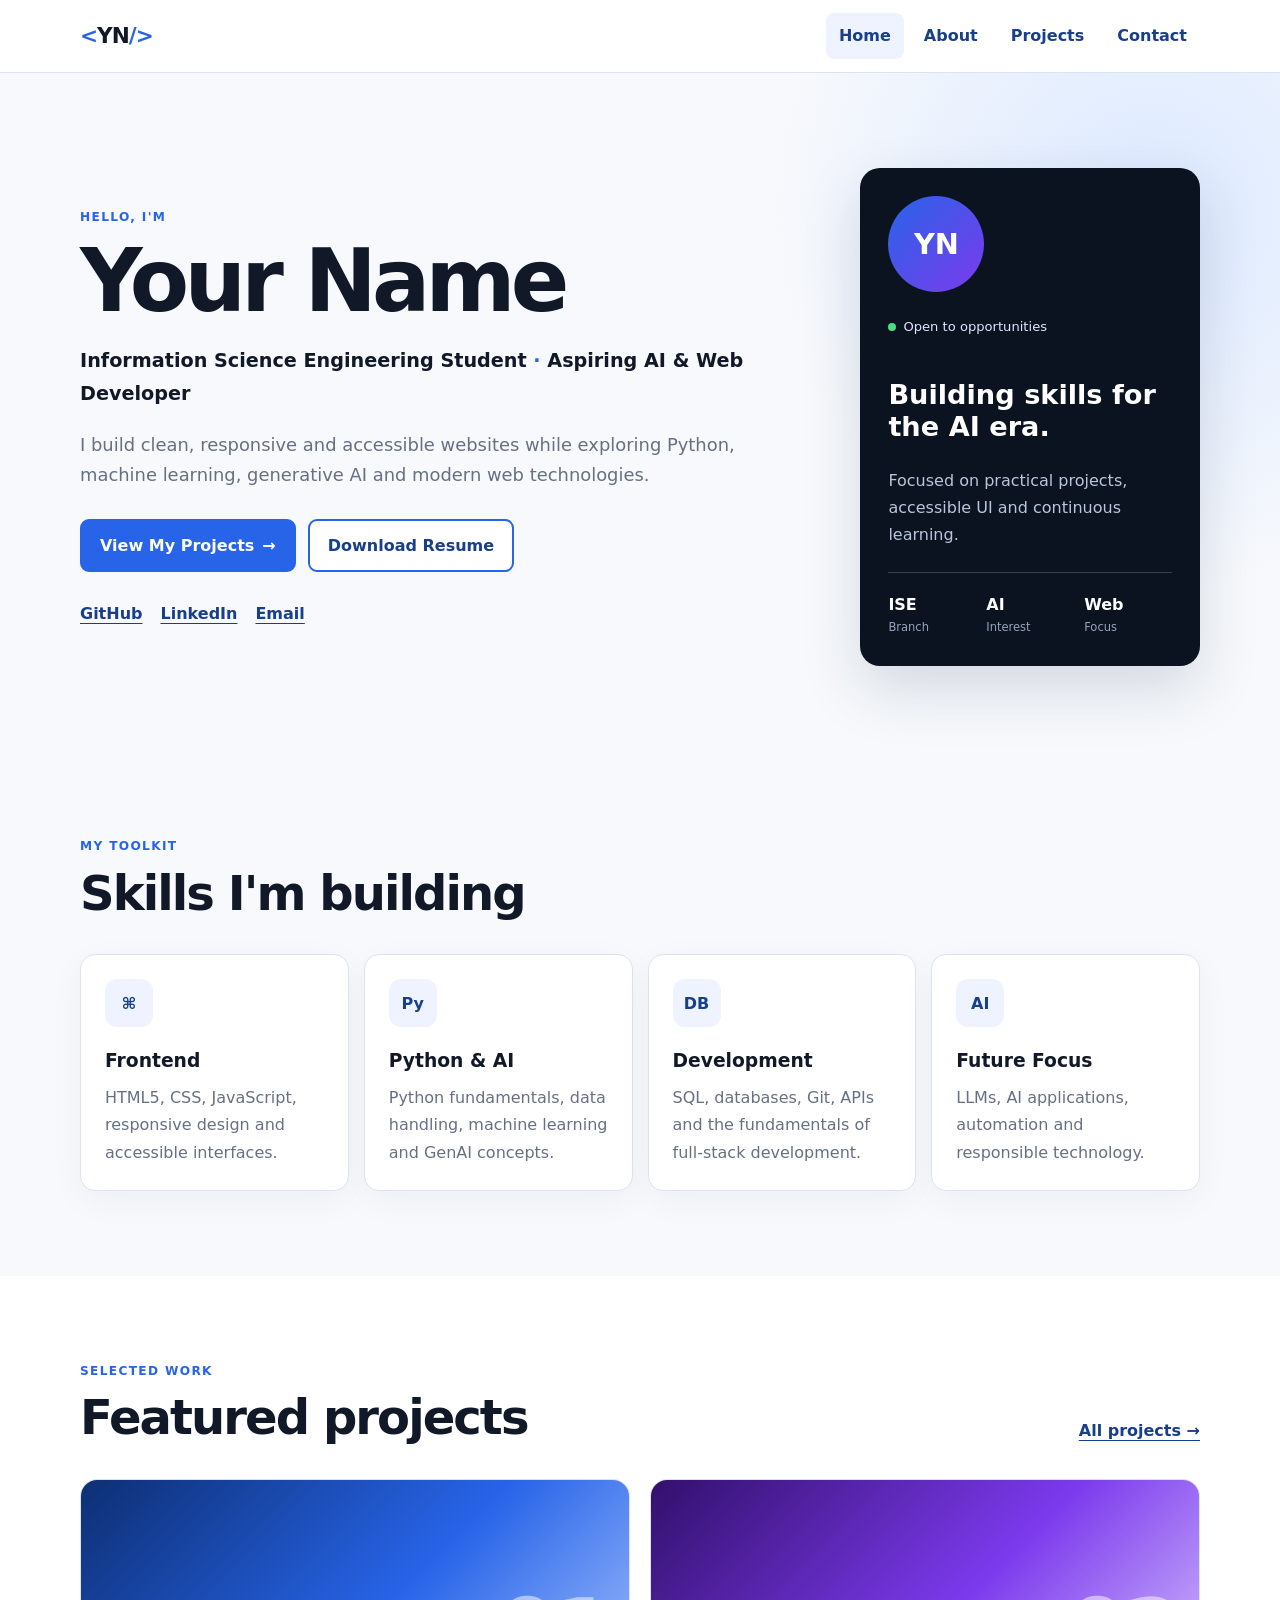
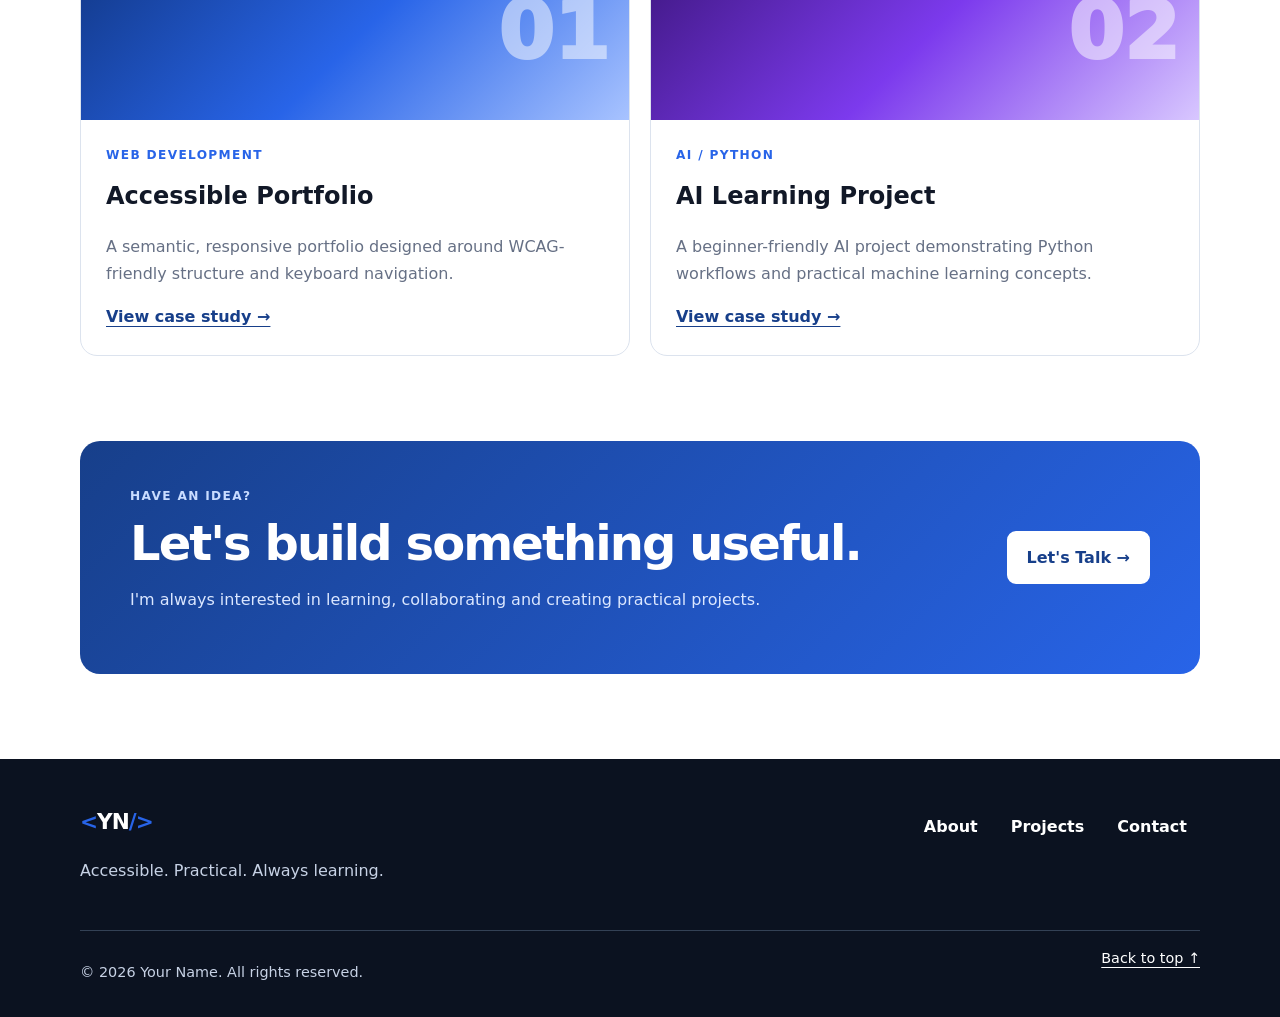
<file: index.html>
<!doctype html>
<html lang="en">
<head>
<meta charset="utf-8">
<meta name="viewport" content="width=device-width, initial-scale=1">
<meta name="description" content="Your Name — Information Science Engineering student and aspiring AI and web developer.">
<meta name="author" content="Your Name">
<meta name="theme-color" content="#0b1220">
<title>Your Name | Developer Portfolio</title>
<link rel="stylesheet" href="style.css">
</head>
<body>
<a class="skip-link" href="#main">Skip to main content</a>

<header class="site-header">
  <div class="container nav-wrap">
    <a class="logo" href="index.html" aria-label="Your Name home"><span>&lt;</span>YN<span>/&gt;</span></a>
    <button class="menu-toggle" type="button" aria-expanded="false" aria-controls="nav" aria-label="Open navigation">☰</button>
    <nav id="nav" aria-label="Primary navigation">
      <a aria-current="page" href="index.html">Home</a>
      <a href="about.html">About</a>
      <a href="projects.html">Projects</a>
      <a href="contact.html">Contact</a>
    </nav>
  </div>
</header>

<main id="main">
<section class="hero">
  <div class="container hero-grid">
    <div class="hero-copy">
      <p class="kicker">Hello, I'm</p>
      <h1>Your Name</h1>
      <p class="role">Information Science Engineering Student <span>·</span> Aspiring AI & Web Developer</p>
      <p class="hero-text">I build clean, responsive and accessible websites while exploring Python, machine learning, generative AI and modern web technologies.</p>
      <div class="actions">
    <a class="btn btn-primary" href="projects.html">View My Projects <span aria-hidden="true">→</span></a>
    <a class="btn btn-outline" href="assets/Your-Name-Resume.pdf">Download Resume</a>
      </div>
      <div class="socials" aria-label="Social links">
        <a href="#" aria-label="GitHub profile">GitHub</a>
        <a href="#" aria-label="LinkedIn profile">LinkedIn</a>
        <a href="mailto:hello@example.com">Email</a>
      </div>
    </div>
    <aside class="profile-card" aria-label="Profile summary">
      <div class="avatar" aria-hidden="true">YN</div>
      <div class="status"><span></span> Open to opportunities</div>
      <h2>Building skills for the AI era.</h2>
      <p>Focused on practical projects, accessible UI and continuous learning.</p>
      <div class="mini-stats">
        <div><strong>ISE</strong><span>Branch</span></div>
        <div><strong>AI</strong><span>Interest</span></div>
        <div><strong>Web</strong><span>Focus</span></div>
      </div>
    </aside>
  </div>
</section>

<section class="section" aria-labelledby="skills-title">
  <div class="container">
    <div class="section-head"><p class="kicker">My toolkit</p><h2 id="skills-title">Skills I'm building</h2></div>
    <div class="skills-grid">
      <article><div class="skill-icon" aria-hidden="true">⌘</div><h3>Frontend</h3><p>HTML5, CSS, JavaScript, responsive design and accessible interfaces.</p></article>
      <article><div class="skill-icon" aria-hidden="true">Py</div><h3>Python & AI</h3><p>Python fundamentals, data handling, machine learning and GenAI concepts.</p></article>
      <article><div class="skill-icon" aria-hidden="true">DB</div><h3>Development</h3><p>SQL, databases, Git, APIs and the fundamentals of full-stack development.</p></article>
      <article><div class="skill-icon" aria-hidden="true">AI</div><h3>Future Focus</h3><p>LLMs, AI applications, automation and responsible technology.</p></article>
    </div>
  </div>
</section>

<section class="section projects-section" aria-labelledby="featured-title">
  <div class="container">
    <div class="section-head split"><div><p class="kicker">Selected work</p><h2 id="featured-title">Featured projects</h2></div><a class="arrow-link" href="projects.html">All projects →</a></div>
    <div class="project-grid">
      <article class="project-card"><div class="project-art art-blue" aria-hidden="true"><span>01</span></div><div class="project-body"><p class="tag">Web Development</p><h3>Accessible Portfolio</h3><p>A semantic, responsive portfolio designed around WCAG-friendly structure and keyboard navigation.</p><a href="projects.html#portfolio">View case study →</a></div></article>
      <article class="project-card"><div class="project-art art-purple" aria-hidden="true"><span>02</span></div><div class="project-body"><p class="tag">AI / Python</p><h3>AI Learning Project</h3><p>A beginner-friendly AI project demonstrating Python workflows and practical machine learning concepts.</p><a href="projects.html#ai-project">View case study →</a></div></article>
    </div>
  </div>
</section>

<section class="cta-section" aria-labelledby="cta-title">
  <div class="container cta"><div><p class="kicker">Have an idea?</p><h2 id="cta-title">Let's build something useful.</h2><p>I'm always interested in learning, collaborating and creating practical projects.</p></div><a class="btn btn-light" href="contact.html">Let's Talk →</a></div>
</section>
</main>

<footer class="footer">
  <div class="container footer-top"><div><a class="logo footer-logo" href="index.html"><span>&lt;</span>YN<span>/&gt;</span></a><p>Accessible. Practical. Always learning.</p></div><nav aria-label="Footer navigation"><a href="about.html">About</a><a href="projects.html">Projects</a><a href="contact.html">Contact</a></nav></div>
  <div class="container footer-bottom"><p>© <span id="year"></span> Your Name. All rights reserved.</p><a href="#main">Back to top ↑</a></div>
</footer>
<script src="script.js" defer></script>
</body></html>
</file>
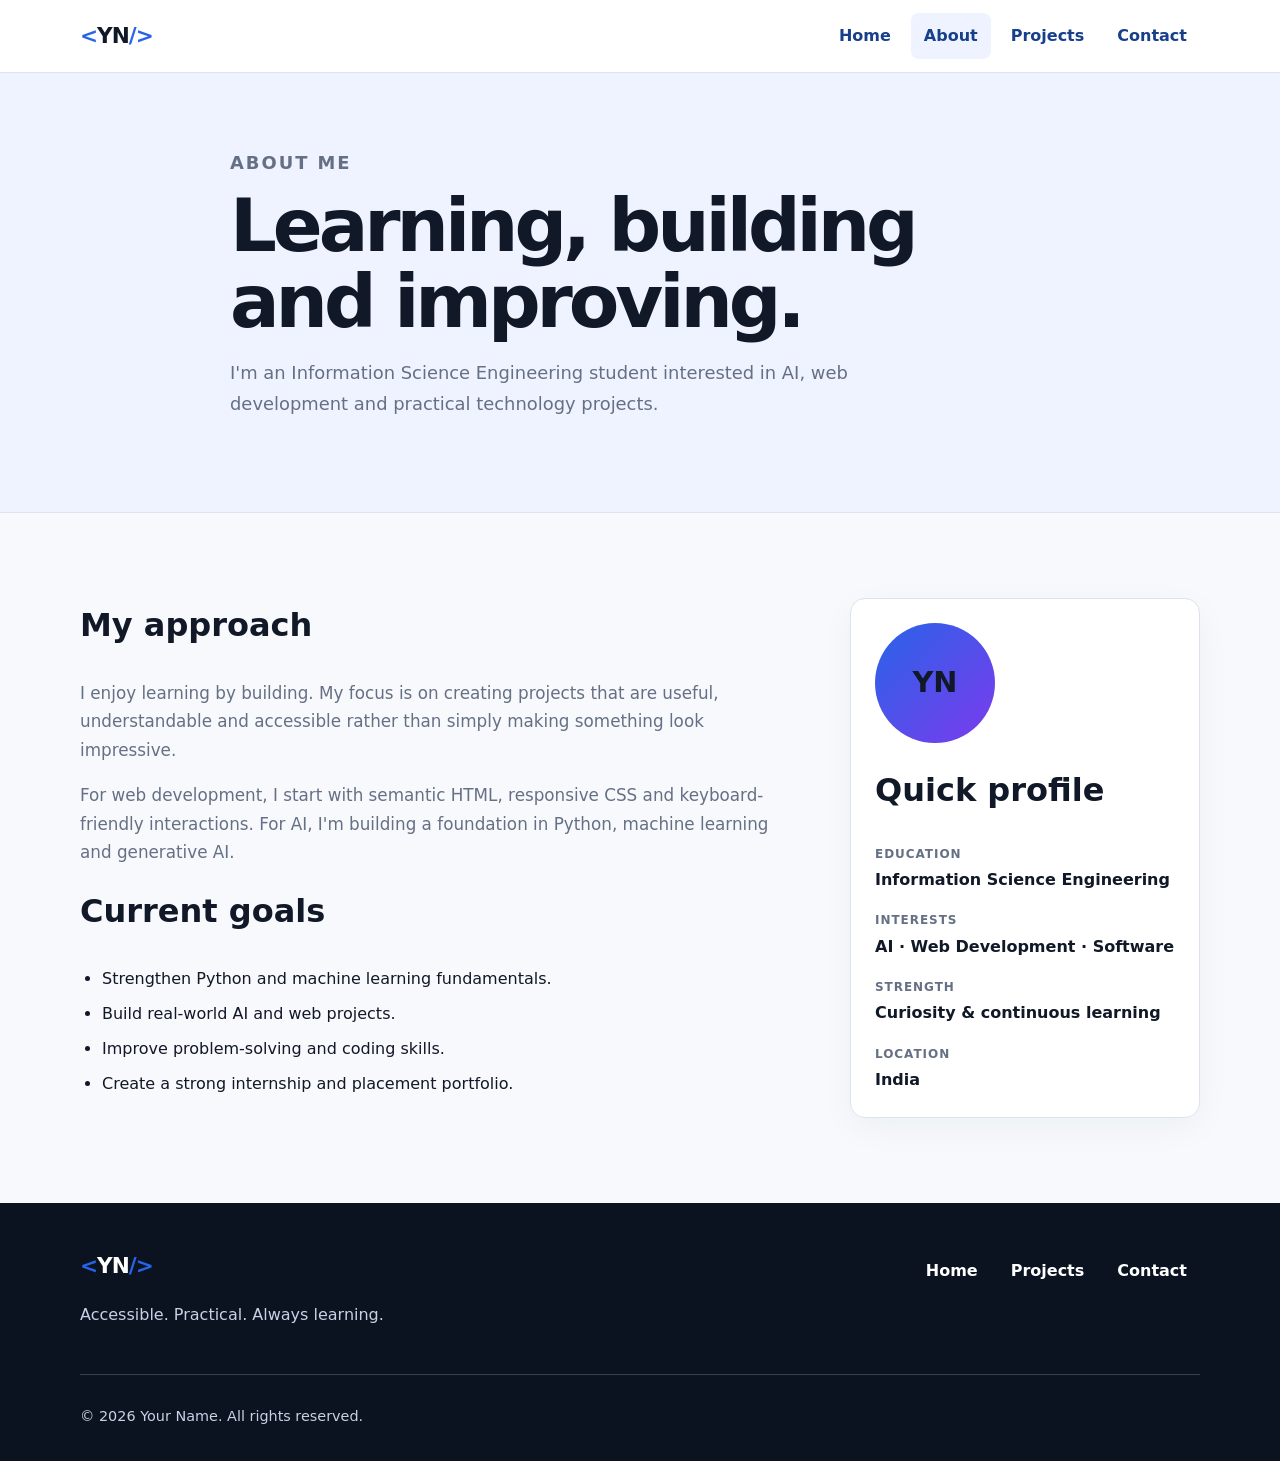
<file: about.html>
<!doctype html><html lang="en"><head><meta charset="utf-8"><meta name="viewport" content="width=device-width, initial-scale=1"><meta name="description" content="About Your Name, an Information Science Engineering student interested in AI and web development."><title>About | Your Name</title><link rel="stylesheet" href="style.css"></head><body><a class="skip-link" href="#main">Skip to main content</a><header class="site-header"><div class="container nav-wrap"><a class="logo" href="index.html"><span>&lt;</span>YN<span>/&gt;</span></a><button class="menu-toggle" type="button" aria-expanded="false" aria-controls="nav">☰</button><nav id="nav" aria-label="Primary navigation"><a href="index.html">Home</a><a aria-current="page" href="about.html">About</a><a href="projects.html">Projects</a><a href="contact.html">Contact</a></nav></div></header><main id="main"><section class="page-hero"><div class="container narrow"><p class="kicker">About me</p><h1>Learning, building and improving.</h1><p>I'm an Information Science Engineering student interested in AI, web development and practical technology projects.</p></div></section><section class="section"><div class="container about-grid"><article><h2>My approach</h2><p>I enjoy learning by building. My focus is on creating projects that are useful, understandable and accessible rather than simply making something look impressive.</p><p>For web development, I start with semantic HTML, responsive CSS and keyboard-friendly interactions. For AI, I'm building a foundation in Python, machine learning and generative AI.</p><h2>Current goals</h2><ul class="nice-list"><li>Strengthen Python and machine learning fundamentals.</li><li>Build real-world AI and web projects.</li><li>Improve problem-solving and coding skills.</li><li>Create a strong internship and placement portfolio.</li></ul></article><aside class="info-card"><div class="avatar large" aria-hidden="true">YN</div><h2>Quick profile</h2><dl><dt>Education</dt><dd>Information Science Engineering</dd><dt>Interests</dt><dd>AI · Web Development · Software</dd><dt>Strength</dt><dd>Curiosity & continuous learning</dd><dt>Location</dt><dd>India</dd></dl></aside></div></section></main><footer class="footer"><div class="container footer-top"><div><a class="logo footer-logo" href="index.html"><span>&lt;</span>YN<span>/&gt;</span></a><p>Accessible. Practical. Always learning.</p></div><nav aria-label="Footer navigation"><a href="index.html">Home</a><a href="projects.html">Projects</a><a href="contact.html">Contact</a></nav></div><div class="container footer-bottom"><p>© <span id="year"></span> Your Name. All rights reserved.</p></div></footer><script src="script.js" defer></script></body></html>
</file>
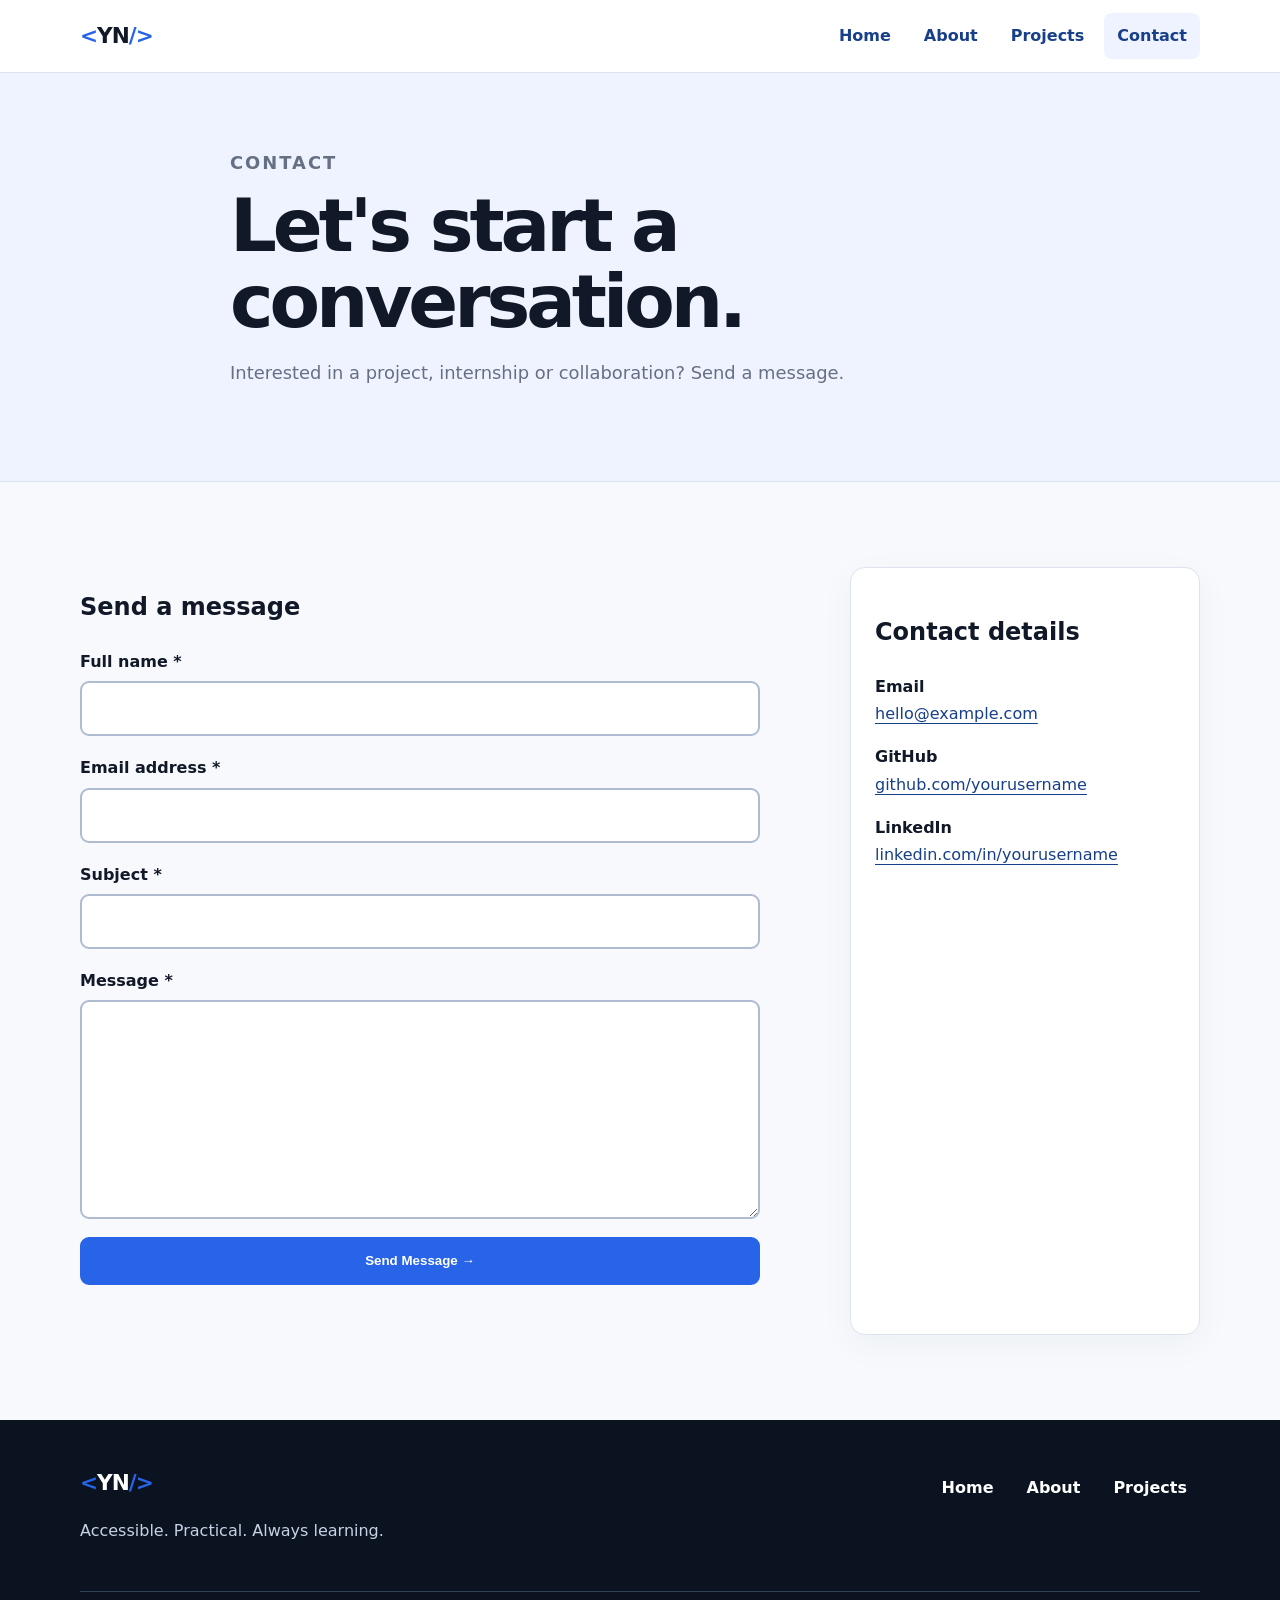
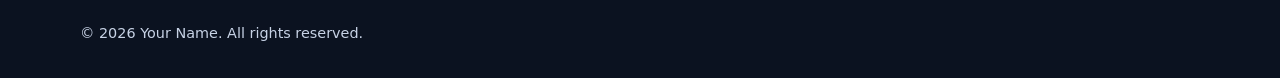
<file: contact.html>
<!doctype html><html lang="en"><head><meta charset="utf-8"><meta name="viewport" content="width=device-width, initial-scale=1"><meta name="description" content="Contact Your Name for web development, AI projects and collaboration."><title>Contact | Your Name</title><link rel="stylesheet" href="style.css"></head><body><a class="skip-link" href="#main">Skip to main content</a><header class="site-header"><div class="container nav-wrap"><a class="logo" href="index.html"><span>&lt;</span>YN<span>/&gt;</span></a><button class="menu-toggle" type="button" aria-expanded="false" aria-controls="nav">☰</button><nav id="nav" aria-label="Primary navigation"><a href="index.html">Home</a><a href="about.html">About</a><a href="projects.html">Projects</a><a aria-current="page" href="contact.html">Contact</a></nav></div></header><main id="main"><section class="page-hero"><div class="container narrow"><p class="kicker">Contact</p><h1>Let's start a conversation.</h1><p>Interested in a project, internship or collaboration? Send a message.</p></div></section><section class="section"><div class="container contact-grid"><div><h2>Send a message</h2><form id="contact-form" class="form" novalidate><div><label for="name">Full name <span aria-hidden="true">*</span></label><input id="name" name="name" type="text" autocomplete="name" required></div><div><label for="email">Email address <span aria-hidden="true">*</span></label><input id="email" name="email" type="email" autocomplete="email" required></div><div><label for="subject">Subject <span aria-hidden="true">*</span></label><input id="subject" name="subject" type="text" required></div><div><label for="message">Message <span aria-hidden="true">*</span></label><textarea id="message" name="message" rows="7" required></textarea></div><button class="btn btn-primary" type="submit">Send Message →</button><p id="form-status" role="status" aria-live="polite"></p></form></div><aside class="info-card"><h2>Contact details</h2><p><strong>Email</strong><br><a href="mailto:hello@example.com">hello@example.com</a></p><p><strong>GitHub</strong><br><a href="#">github.com/yourusername</a></p><p><strong>LinkedIn</strong><br><a href="#">linkedin.com/in/yourusername</a></p></aside></div></section></main><footer class="footer"><div class="container footer-top"><div><a class="logo footer-logo" href="index.html"><span>&lt;</span>YN<span>/&gt;</span></a><p>Accessible. Practical. Always learning.</p></div><nav aria-label="Footer navigation"><a href="index.html">Home</a><a href="about.html">About</a><a href="projects.html">Projects</a></nav></div><div class="container footer-bottom"><p>© <span id="year"></span> Your Name. All rights reserved.</p></div></footer><script src="script.js" defer></script></body></html>
</file>
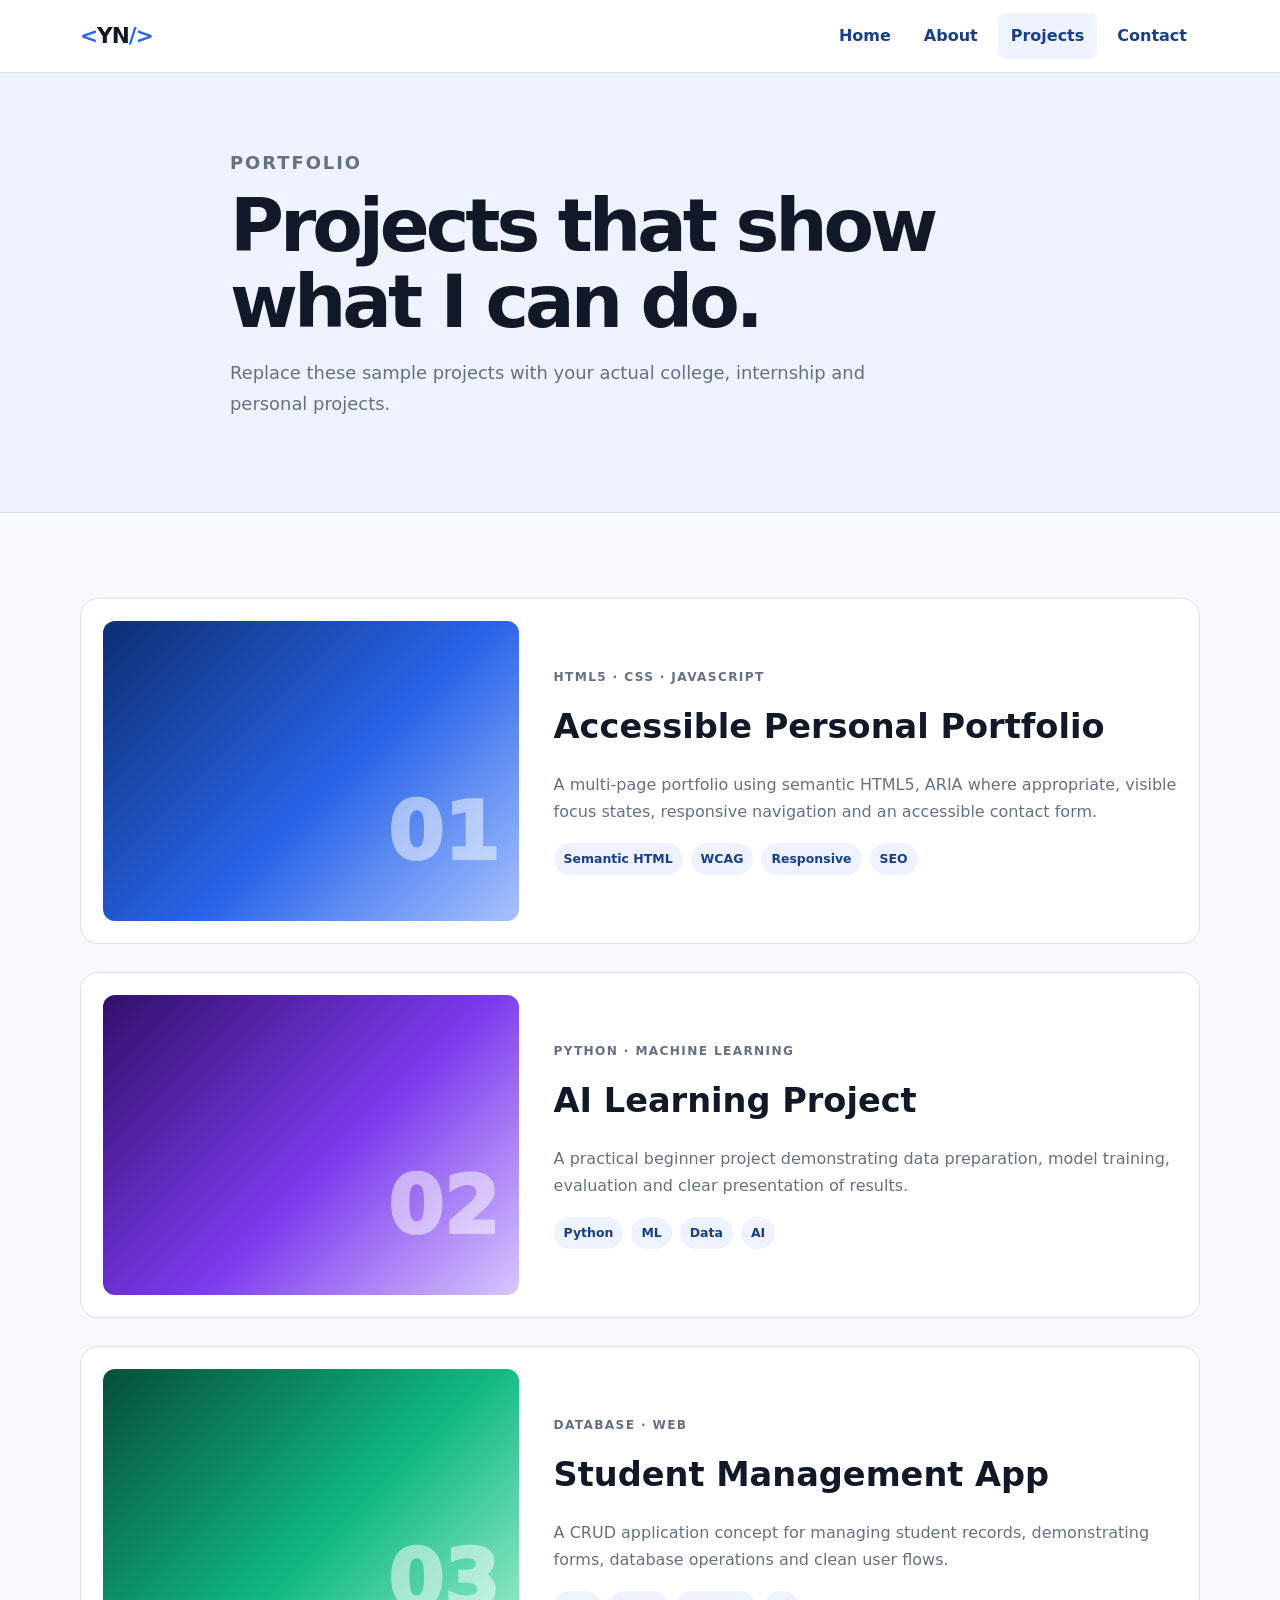
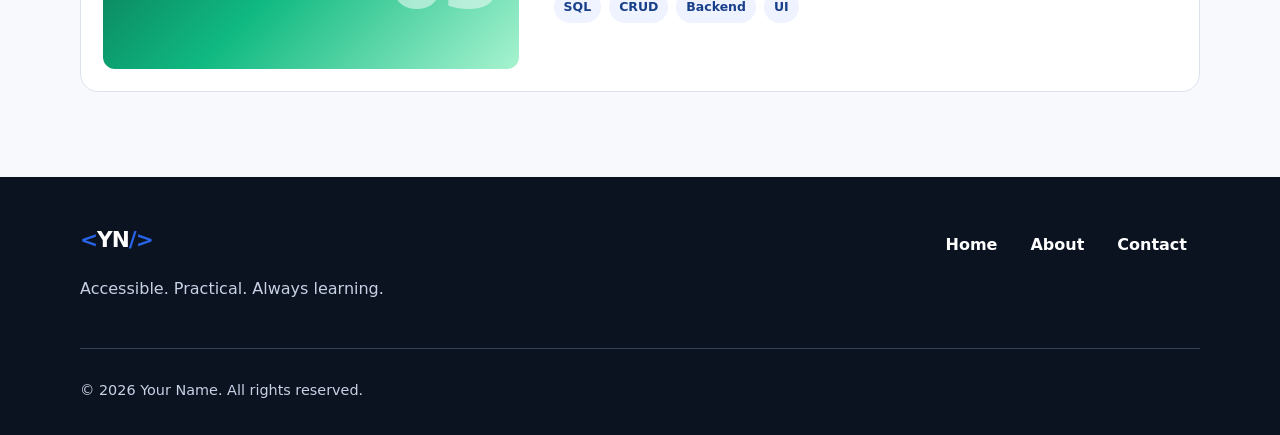
<file: projects.html>
<!doctype html><html lang="en"><head><meta charset="utf-8"><meta name="viewport" content="width=device-width, initial-scale=1"><meta name="description" content="Projects by Your Name including accessible web development and AI learning projects."><title>Projects | Your Name</title><link rel="stylesheet" href="style.css"></head><body><a class="skip-link" href="#main">Skip to main content</a><header class="site-header"><div class="container nav-wrap"><a class="logo" href="index.html"><span>&lt;</span>YN<span>/&gt;</span></a><button class="menu-toggle" type="button" aria-expanded="false" aria-controls="nav">☰</button><nav id="nav" aria-label="Primary navigation"><a href="index.html">Home</a><a href="about.html">About</a><a aria-current="page" href="projects.html">Projects</a><a href="contact.html">Contact</a></nav></div></header><main id="main"><section class="page-hero"><div class="container narrow"><p class="kicker">Portfolio</p><h1>Projects that show what I can do.</h1><p>Replace these sample projects with your actual college, internship and personal projects.</p></div></section><section class="section"><div class="container project-list"><article id="portfolio" class="case-card"><div class="case-art art-blue"><span>01</span></div><div><p class="tag">HTML5 · CSS · JavaScript</p><h2>Accessible Personal Portfolio</h2><p>A multi-page portfolio using semantic HTML5, ARIA where appropriate, visible focus states, responsive navigation and an accessible contact form.</p><div class="chips"><span>Semantic HTML</span><span>WCAG</span><span>Responsive</span><span>SEO</span></div></div></article><article id="ai-project" class="case-card"><div class="case-art art-purple"><span>02</span></div><div><p class="tag">Python · Machine Learning</p><h2>AI Learning Project</h2><p>A practical beginner project demonstrating data preparation, model training, evaluation and clear presentation of results.</p><div class="chips"><span>Python</span><span>ML</span><span>Data</span><span>AI</span></div></div></article><article class="case-card"><div class="case-art art-green"><span>03</span></div><div><p class="tag">Database · Web</p><h2>Student Management App</h2><p>A CRUD application concept for managing student records, demonstrating forms, database operations and clean user flows.</p><div class="chips"><span>SQL</span><span>CRUD</span><span>Backend</span><span>UI</span></div></div></article></div></section></main><footer class="footer"><div class="container footer-top"><div><a class="logo footer-logo" href="index.html"><span>&lt;</span>YN<span>/&gt;</span></a><p>Accessible. Practical. Always learning.</p></div><nav aria-label="Footer navigation"><a href="index.html">Home</a><a href="about.html">About</a><a href="contact.html">Contact</a></nav></div><div class="container footer-bottom"><p>© <span id="year"></span> Your Name. All rights reserved.</p></div></footer><script src="script.js" defer></script></body></html>
</file>
<file: style.css>
*{box-sizing:border-box} :root{--bg:#f7f9fc;--ink:#111827;--muted:#667085;--line:#dce3ee;--blue:#2864e8;--blue2:#173f8a;--dark:#0b1220;--white:#fff;--green:#16a36a;--focus:#ffb000}html{scroll-behavior:smooth}body{margin:0;background:var(--bg);color:var(--ink);font:16px/1.7 Inter,system-ui,-apple-system,"Segoe UI",sans-serif}a{color:var(--blue2);text-underline-offset:4px}a:focus-visible,button:focus-visible,input:focus-visible,textarea:focus-visible{outline:4px solid var(--focus);outline-offset:3px}.container{width:min(1120px,calc(100% - 40px));margin:auto}.narrow{max-width:820px}.skip-link{position:fixed;left:16px;top:-100px;background:#000;color:#fff;padding:10px 14px;border-radius:7px;z-index:100}.skip-link:focus{top:16px}.site-header{position:sticky;top:0;z-index:50;background:rgba(255,255,255,.96);backdrop-filter:blur(10px);border-bottom:1px solid var(--line)}.nav-wrap{min-height:72px;display:flex;align-items:center;justify-content:space-between}.logo{font-size:1.35rem;font-weight:900;text-decoration:none;color:var(--ink);letter-spacing:-1px}.logo span{color:var(--blue)}nav{display:flex;gap:7px}nav a{padding:9px 13px;border-radius:8px;text-decoration:none;font-weight:700}nav a:hover,nav a[aria-current=page]{background:#eef3ff;color:var(--blue2)}.menu-toggle{display:none;border:1px solid var(--line);background:#fff;border-radius:8px;font-size:22px;padding:6px 10px}.hero{padding:95px 0 85px;background:radial-gradient(circle at 90% 20%,#dce9ff 0,#f7f9fc 30%,#f7f9fc 70%)}.hero-grid{display:grid;grid-template-columns:1.35fr .65fr;gap:75px;align-items:center}.kicker,.tag{color:var(--blue);font-weight:900;text-transform:uppercase;letter-spacing:.11em;font-size:.76rem;margin:0 0 10px}.hero h1,.page-hero h1{font-size:clamp(3rem,7vw,5.4rem);line-height:1.03;letter-spacing:-.055em;margin:0 0 18px}.role{font-size:1.2rem;font-weight:800}.role span{color:var(--blue)}.hero-text,.page-hero p{font-size:1.12rem;color:var(--muted);max-width:680px}.actions{display:flex;gap:12px;flex-wrap:wrap;margin:28px 0}.btn{display:inline-flex;align-items:center;justify-content:center;gap:8px;min-height:48px;padding:11px 18px;border-radius:9px;border:2px solid var(--blue);font-weight:850;text-decoration:none;cursor:pointer}.btn-primary{background:var(--blue);color:#fff}.btn-primary:hover{background:var(--blue2);border-color:var(--blue2)}.btn-outline{background:#fff;color:var(--blue2)}.btn-light{background:#fff;color:var(--blue2);border-color:#fff}.socials{display:flex;gap:18px;font-weight:750}.profile-card{background:var(--dark);color:#fff;padding:28px;border-radius:20px;box-shadow:0 24px 60px #15294a26}.avatar{width:96px;height:96px;border-radius:50%;display:grid;place-items:center;background:linear-gradient(135deg,#2864e8,#7c3aed);font-size:1.8rem;font-weight:900;margin-bottom:20px}.avatar.large{width:120px;height:120px}.status{display:inline-flex;align-items:center;gap:7px;font-size:.82rem;color:#dbe7ff;margin-bottom:18px}.status span{width:8px;height:8px;border-radius:50%;background:#4ade80}.profile-card h2{font-size:1.7rem;line-height:1.2}.profile-card p{color:#b9c6dc}.mini-stats{display:grid;grid-template-columns:repeat(3,1fr);border-top:1px solid #334155;margin-top:24px;padding-top:18px;gap:10px}.mini-stats div{display:grid}.mini-stats span{font-size:.72rem;color:#93a4be}.section{padding:85px 0}.section-head{margin-bottom:35px}.section-head h2,.cta h2{font-size:clamp(2rem,4vw,3rem);line-height:1.1;letter-spacing:-.04em;margin:0}.split{display:flex;align-items:end;justify-content:space-between;gap:20px}.arrow-link{font-weight:850}.skills-grid{display:grid;grid-template-columns:repeat(4,1fr);gap:15px}.skills-grid article,.info-card{background:#fff;border:1px solid var(--line);border-radius:15px;padding:24px;box-shadow:0 10px 35px #15294a0b}.skill-icon{height:48px;width:48px;border-radius:12px;background:#eef3ff;color:var(--blue2);display:grid;place-items:center;font-weight:900;margin-bottom:18px}.skills-grid h3{margin:0 0 7px}.skills-grid p{color:var(--muted);margin:0}.projects-section{background:#fff}.project-grid{display:grid;grid-template-columns:repeat(2,1fr);gap:20px}.project-card{border:1px solid var(--line);border-radius:17px;overflow:hidden;background:#fff}.project-art,.case-art{height:240px;display:grid;place-items:end;padding:20px}.project-art span,.case-art span{font-size:5rem;font-weight:950;color:#ffffff80}.art-blue{background:linear-gradient(135deg,#0d2f73,#2864e8 55%,#a8c3ff)}.art-purple{background:linear-gradient(135deg,#32106b,#7c3aed 55%,#d8c7ff)}.art-green{background:linear-gradient(135deg,#064e3b,#10b981 55%,#a7f3d0)}.project-body{padding:25px}.project-body h3{font-size:1.5rem;margin:0 0 8px}.project-body p:not(.tag){color:var(--muted)}.project-body a{font-weight:850}.cta-section{padding:0 0 85px;background:#fff}.cta{background:linear-gradient(135deg,#173f8a,#2864e8);color:#fff;border-radius:20px;padding:45px 50px;display:flex;align-items:center;justify-content:space-between;gap:30px}.cta .kicker{color:#c9dcff}.cta p{color:#dbe7ff}.page-hero{padding:75px 0;background:#eef3ff;border-bottom:1px solid var(--line)}.page-hero h1{font-size:clamp(2.8rem,6vw,4.6rem)}.about-grid,.contact-grid{display:grid;grid-template-columns:1.4fr .7fr;gap:70px}.about-grid h2{font-size:2rem;margin-top:0}.about-grid p{color:var(--muted);font-size:1.05rem}.nice-list{padding-left:22px}.nice-list li{margin:8px 0}.info-card dl{margin:0}.info-card dt{font-size:.75rem;text-transform:uppercase;letter-spacing:.08em;color:var(--muted);font-weight:800;margin-top:17px}.info-card dd{margin:2px 0 0;font-weight:750}.project-list{display:grid;gap:28px}.case-card{display:grid;grid-template-columns:.8fr 1.2fr;gap:35px;align-items:center;background:#fff;border:1px solid var(--line);border-radius:18px;padding:22px}.case-art{height:300px;border-radius:12px}.case-card h2{font-size:2.1rem;margin:0 0 12px}.case-card p{color:var(--muted)}.chips{display:flex;flex-wrap:wrap;gap:8px;margin-top:18px}.chips span{background:#eef3ff;color:var(--blue2);border-radius:999px;padding:5px 10px;font-size:.78rem;font-weight:800}.form{display:grid;gap:18px;max-width:680px}.form div{display:grid;gap:6px}.form label{font-weight:800}.form input,.form textarea{font:inherit;border:2px solid #aebbd0;border-radius:9px;padding:12px;background:#fff}.form-status{min-height:24px;font-weight:700}.footer{background:var(--dark);color:#c7d2e5;padding:45px 0 18px}.footer a{color:#fff}.footer-top{display:flex;justify-content:space-between;gap:30px}.footer-logo{color:#fff}.footer-bottom{border-top:1px solid #334155;margin-top:30px;padding-top:15px;display:flex;justify-content:space-between;font-size:.9rem}.footer nav{align-items:start}@media(max-width:850px){.hero-grid,.about-grid,.contact-grid,.case-card{grid-template-columns:1fr}.hero-grid{gap:35px}.skills-grid{grid-template-columns:repeat(2,1fr)}.project-grid{grid-template-columns:1fr}.menu-toggle{display:block}.site-header nav{display:none}.site-header nav.open{display:flex;position:absolute;top:72px;left:0;right:0;background:#fff;border-bottom:1px solid var(--line);padding:12px 20px;flex-direction:column}.split{align-items:start;flex-direction:column}}@media(max-width:560px){.container{width:min(100% - 28px,1120px)}.hero{padding:65px 0}.section{padding:65px 0}.skills-grid{grid-template-columns:1fr}.cta{padding:30px;align-items:start;flex-direction:column}.footer-top,.footer-bottom{flex-direction:column}.project-art,.case-art{height:190px}}@media(prefers-reduced-motion:reduce){html{scroll-behavior:auto}}
</file>
